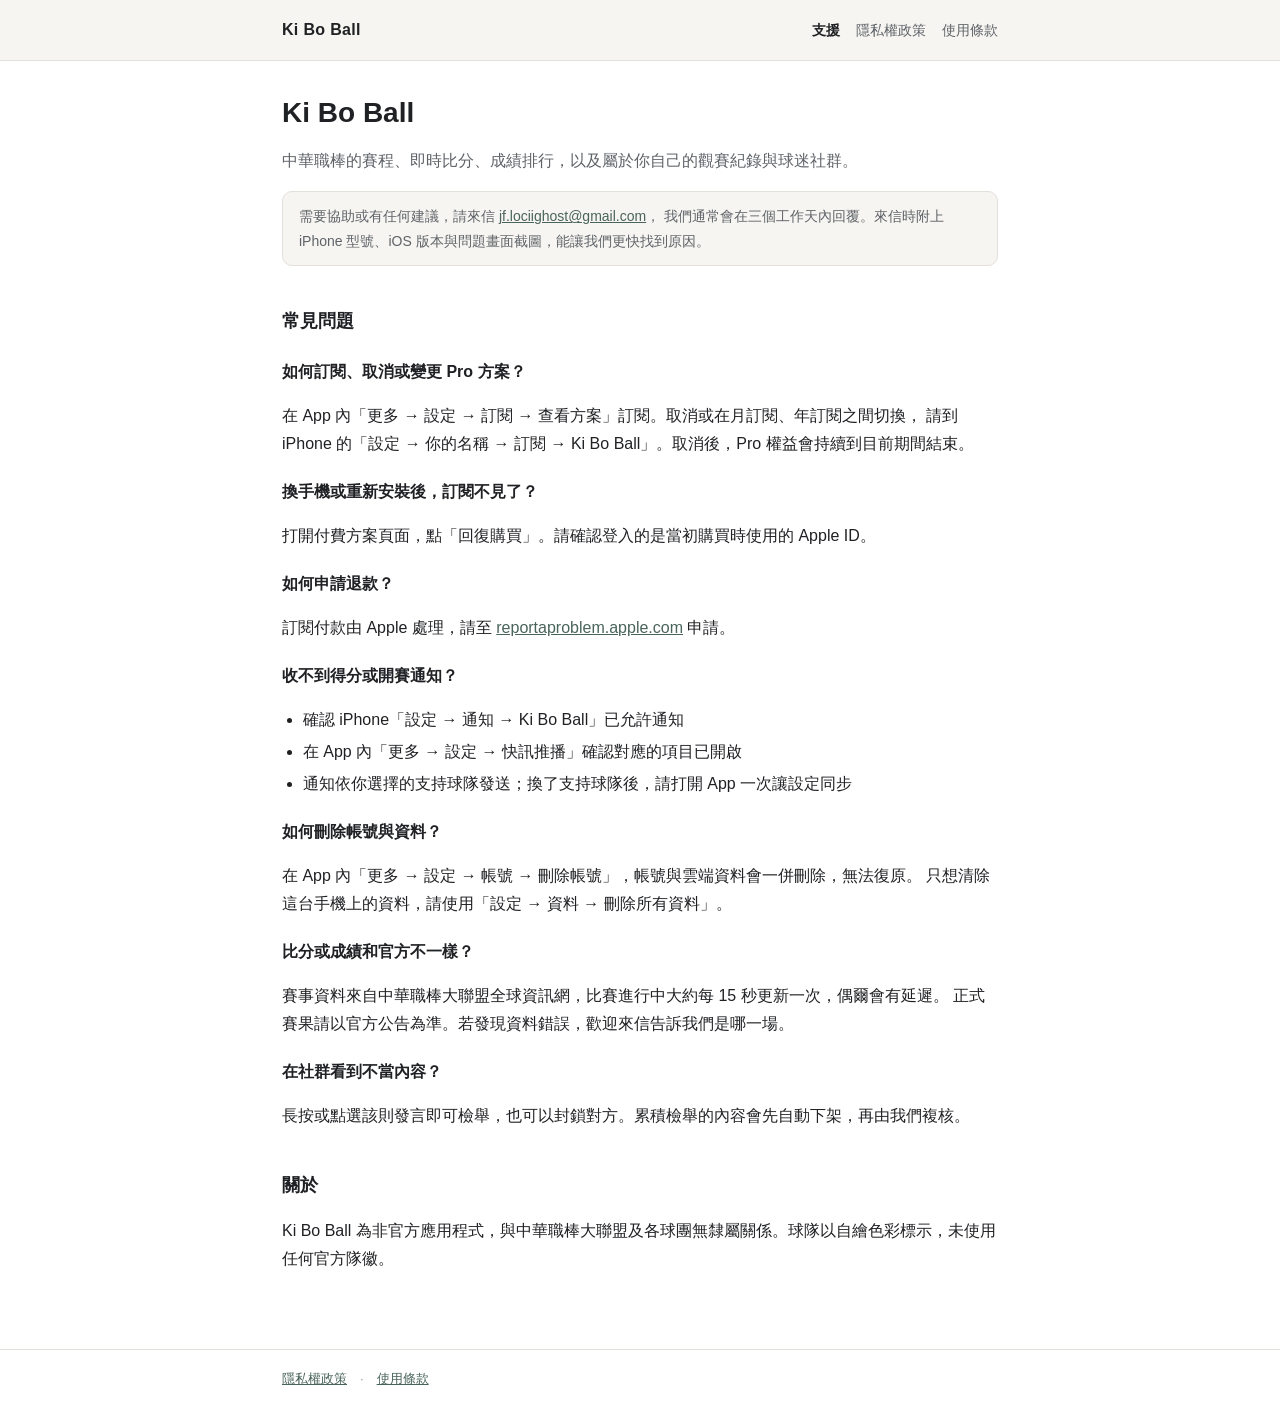
<file: index.html>
<!doctype html>
<html lang="zh-Hant">
<head>
<meta charset="utf-8">
<meta name="viewport" content="width=device-width, initial-scale=1">
<title>Ki Bo Ball｜中職賽事與觀賽紀錄</title>
<meta name="description" content="Ki Bo Ball 支援：常見問題、訂閱管理、帳號刪除與聯絡方式。">
<link rel="stylesheet" href="style.css">
</head>
<body>
<header><div class="inner">
  <a class="brand" href="./">Ki Bo Ball</a>
  <nav>
    <a href="./" aria-current="page">支援</a>
    <a href="privacy.html">隱私權政策</a>
    <a href="terms.html">使用條款</a>
  </nav>
</div></header>

<main>
<h1>Ki Bo Ball</h1>
<p class="lead">中華職棒的賽程、即時比分、成績排行，以及屬於你自己的觀賽紀錄與球迷社群。</p>

<div class="note">
  需要協助或有任何建議，請來信 <a href="mailto:jf.lociighost@gmail.com?subject=Ki%20Bo%20Ball">jf.lociighost@gmail.com</a>，
  我們通常會在三個工作天內回覆。來信時附上 iPhone 型號、iOS 版本與問題畫面截圖，能讓我們更快找到原因。
</div>

<h2>常見問題</h2>

<h3>如何訂閱、取消或變更 Pro 方案？</h3>
<p>在 App 內「更多 → 設定 → 訂閱 → 查看方案」訂閱。取消或在月訂閱、年訂閱之間切換，
請到 iPhone 的「設定 → 你的名稱 → 訂閱 → Ki Bo Ball」。取消後，Pro 權益會持續到目前期間結束。</p>

<h3>換手機或重新安裝後，訂閱不見了？</h3>
<p>打開付費方案頁面，點「回復購買」。請確認登入的是當初購買時使用的 Apple ID。</p>

<h3>如何申請退款？</h3>
<p>訂閱付款由 Apple 處理，請至 <a href="https://reportaproblem.apple.com" rel="noopener">reportaproblem.apple.com</a> 申請。</p>

<h3>收不到得分或開賽通知？</h3>
<ul>
  <li>確認 iPhone「設定 → 通知 → Ki Bo Ball」已允許通知</li>
  <li>在 App 內「更多 → 設定 → 快訊推播」確認對應的項目已開啟</li>
  <li>通知依你選擇的支持球隊發送；換了支持球隊後，請打開 App 一次讓設定同步</li>
</ul>

<h3>如何刪除帳號與資料？</h3>
<p>在 App 內「更多 → 設定 → 帳號 → 刪除帳號」，帳號與雲端資料會一併刪除，無法復原。
只想清除這台手機上的資料，請使用「設定 → 資料 → 刪除所有資料」。</p>

<h3>比分或成績和官方不一樣？</h3>
<p>賽事資料來自中華職棒大聯盟全球資訊網，比賽進行中大約每 15 秒更新一次，偶爾會有延遲。
正式賽果請以官方公告為準。若發現資料錯誤，歡迎來信告訴我們是哪一場。</p>

<h3>在社群看到不當內容？</h3>
<p>長按或點選該則發言即可檢舉，也可以封鎖對方。累積檢舉的內容會先自動下架，再由我們複核。</p>

<h2>關於</h2>
<p>Ki Bo Ball 為非官方應用程式，與中華職棒大聯盟及各球團無隸屬關係。球隊以自繪色彩標示，未使用任何官方隊徽。</p>
</main>

<footer><div class="inner">
  <a href="privacy.html">隱私權政策</a>　·　<a href="terms.html">使用條款</a>
</div></footer>
</body>
</html>
</file>
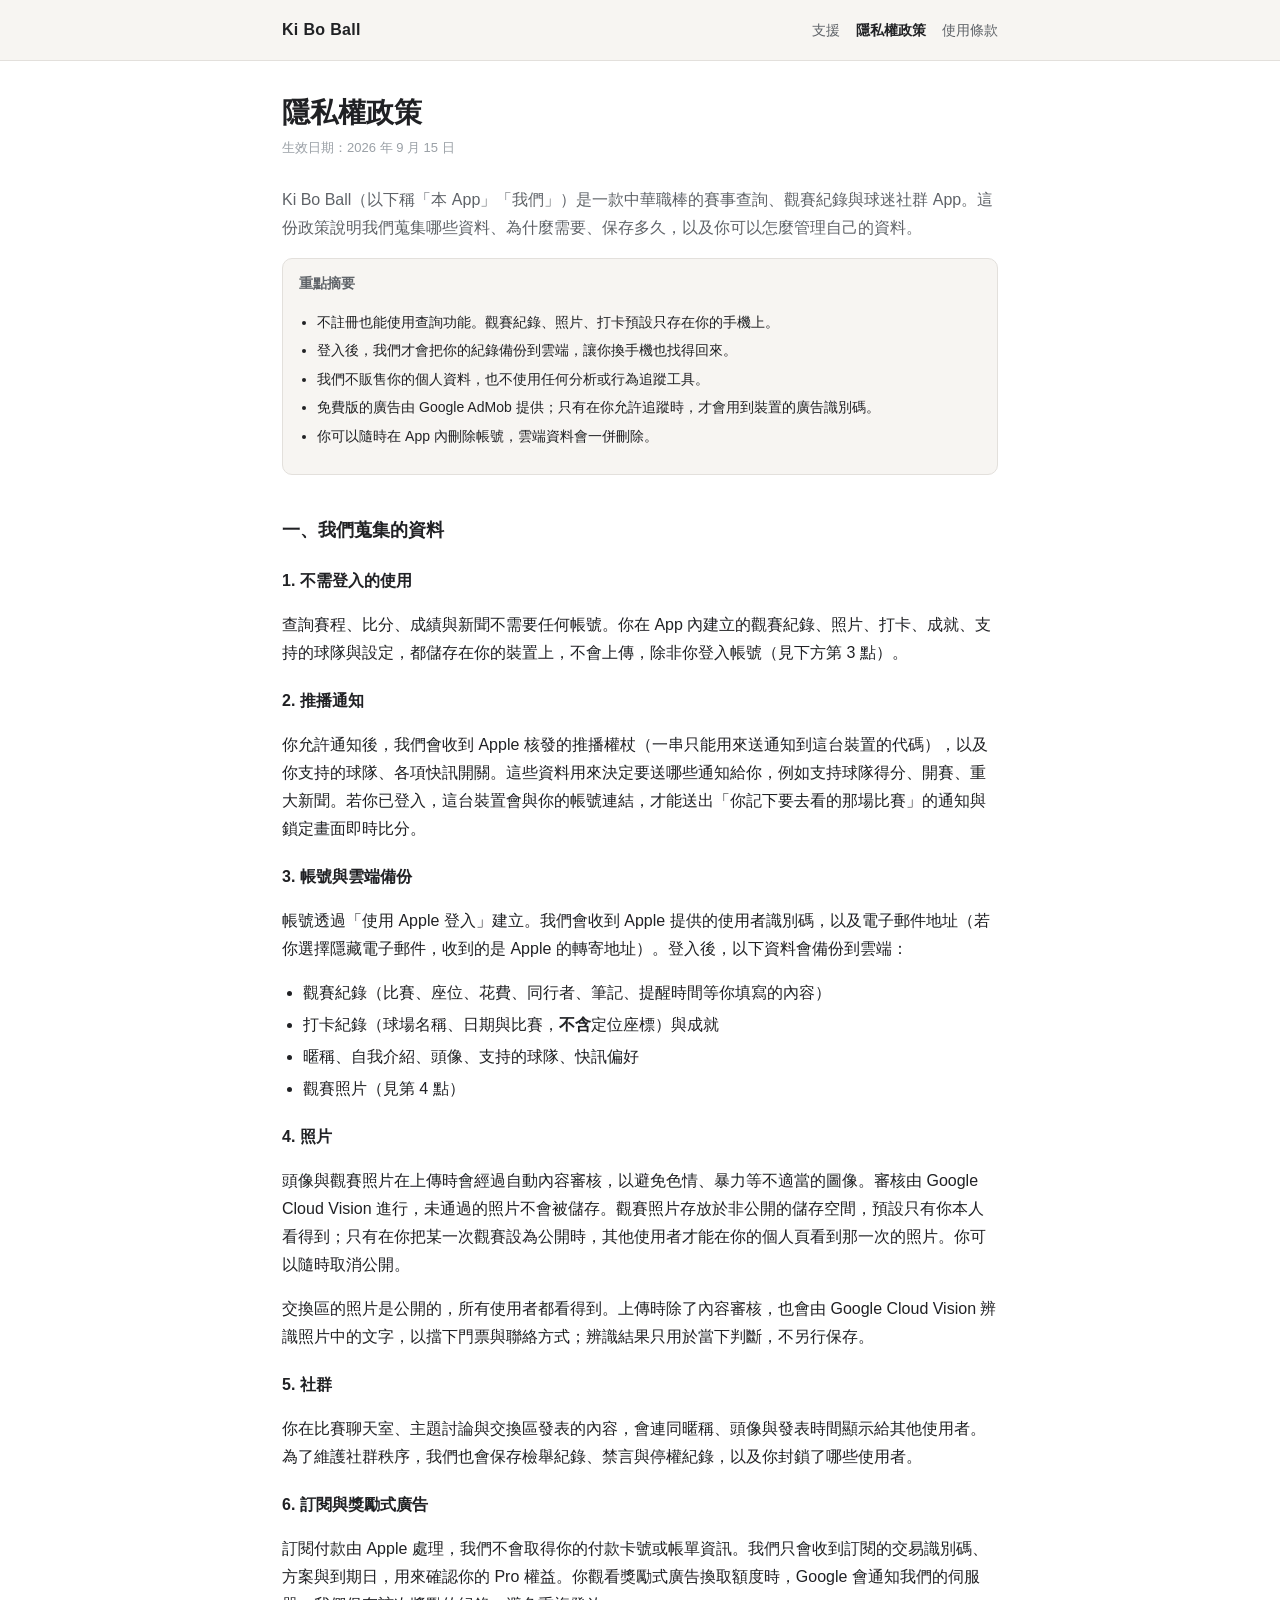
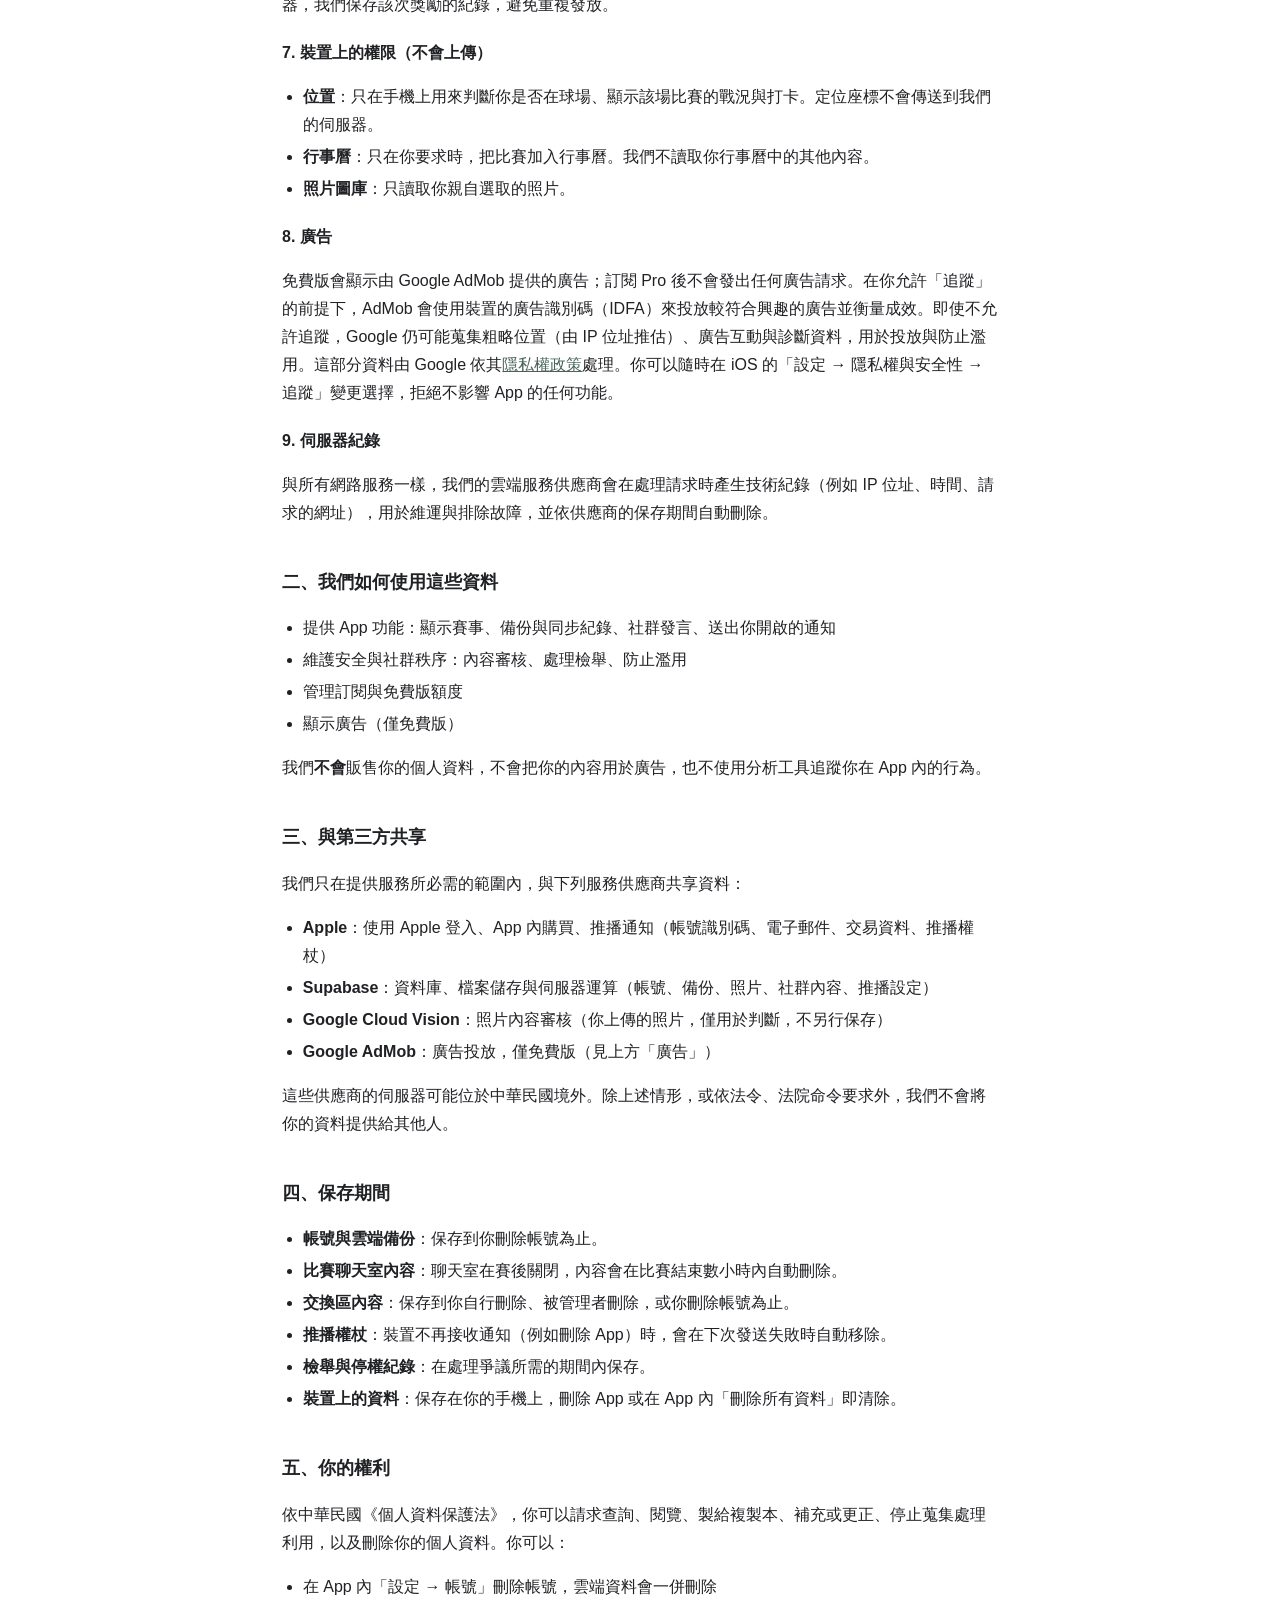
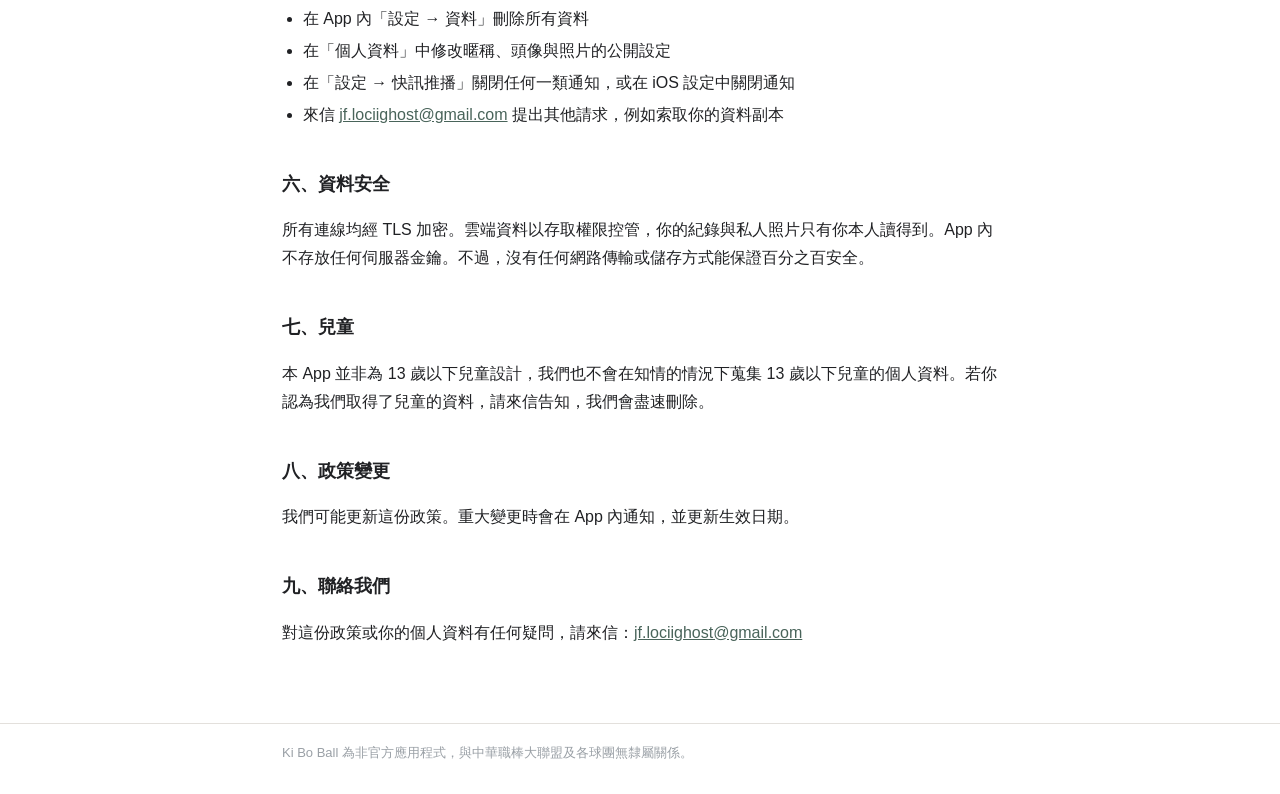
<file: privacy.html>
<!doctype html>
<html lang="zh-Hant">
<head>
<meta charset="utf-8">
<meta name="viewport" content="width=device-width, initial-scale=1">
<title>隱私權政策｜Ki Bo Ball</title>
<meta name="description" content="Ki Bo Ball 蒐集哪些資料、用在哪裡、保存多久，以及你可以怎麼管理。">
<link rel="stylesheet" href="style.css">
</head>
<body>
<header><div class="inner">
  <a class="brand" href="./">Ki Bo Ball</a>
  <nav>
    <a href="./">支援</a>
    <a href="privacy.html" aria-current="page">隱私權政策</a>
    <a href="terms.html">使用條款</a>
  </nav>
</div></header>

<main>
<h1>隱私權政策</h1>
<div class="meta">生效日期：2026 年 9 月 15 日</div>

<p class="lead">Ki Bo Ball（以下稱「本 App」「我們」）是一款中華職棒的賽事查詢、觀賽紀錄與球迷社群 App。這份政策說明我們蒐集哪些資料、為什麼需要、保存多久，以及你可以怎麼管理自己的資料。</p>

<div class="note">
  <strong>重點摘要</strong>
  <ul><li>不註冊也能使用查詢功能。觀賽紀錄、照片、打卡預設只存在你的手機上。</li><li>登入後，我們才會把你的紀錄備份到雲端，讓你換手機也找得回來。</li><li>我們不販售你的個人資料，也不使用任何分析或行為追蹤工具。</li><li>免費版的廣告由 Google AdMob 提供；只有在你允許追蹤時，才會用到裝置的廣告識別碼。</li><li>你可以隨時在 App 內刪除帳號，雲端資料會一併刪除。</li></ul>
</div>

<h2>一、我們蒐集的資料</h2>
<h3>1. 不需登入的使用</h3>
<p>查詢賽程、比分、成績與新聞不需要任何帳號。你在 App 內建立的觀賽紀錄、照片、打卡、成就、支持的球隊與設定，都儲存在你的裝置上，不會上傳，除非你登入帳號（見下方第 3 點）。</p>
<h3>2. 推播通知</h3>
<p>你允許通知後，我們會收到 Apple 核發的推播權杖（一串只能用來送通知到這台裝置的代碼），以及你支持的球隊、各項快訊開關。這些資料用來決定要送哪些通知給你，例如支持球隊得分、開賽、重大新聞。若你已登入，這台裝置會與你的帳號連結，才能送出「你記下要去看的那場比賽」的通知與鎖定畫面即時比分。</p>
<h3>3. 帳號與雲端備份</h3>
<p>帳號透過「使用 Apple 登入」建立。我們會收到 Apple 提供的使用者識別碼，以及電子郵件地址（若你選擇隱藏電子郵件，收到的是 Apple 的轉寄地址）。登入後，以下資料會備份到雲端：</p>
<ul><li>觀賽紀錄（比賽、座位、花費、同行者、筆記、提醒時間等你填寫的內容）</li><li>打卡紀錄（球場名稱、日期與比賽，<strong>不含</strong>定位座標）與成就</li><li>暱稱、自我介紹、頭像、支持的球隊、快訊偏好</li><li>觀賽照片（見第 4 點）</li></ul>
<h3>4. 照片</h3>
<p>頭像與觀賽照片在上傳時會經過自動內容審核，以避免色情、暴力等不適當的圖像。審核由 Google Cloud Vision 進行，未通過的照片不會被儲存。觀賽照片存放於非公開的儲存空間，預設只有你本人看得到；只有在你把某一次觀賽設為公開時，其他使用者才能在你的個人頁看到那一次的照片。你可以隨時取消公開。</p>
<p>交換區的照片是公開的，所有使用者都看得到。上傳時除了內容審核，也會由 Google Cloud Vision 辨識照片中的文字，以擋下門票與聯絡方式；辨識結果只用於當下判斷，不另行保存。</p>
<h3>5. 社群</h3>
<p>你在比賽聊天室、主題討論與交換區發表的內容，會連同暱稱、頭像與發表時間顯示給其他使用者。為了維護社群秩序，我們也會保存檢舉紀錄、禁言與停權紀錄，以及你封鎖了哪些使用者。</p>
<h3>6. 訂閱與獎勵式廣告</h3>
<p>訂閱付款由 Apple 處理，我們不會取得你的付款卡號或帳單資訊。我們只會收到訂閱的交易識別碼、方案與到期日，用來確認你的 Pro 權益。你觀看獎勵式廣告換取額度時，Google 會通知我們的伺服器，我們保存該次獎勵的紀錄，避免重複發放。</p>
<h3>7. 裝置上的權限（不會上傳）</h3>
<ul><li><strong>位置</strong>：只在手機上用來判斷你是否在球場、顯示該場比賽的戰況與打卡。定位座標不會傳送到我們的伺服器。</li><li><strong>行事曆</strong>：只在你要求時，把比賽加入行事曆。我們不讀取你行事曆中的其他內容。</li><li><strong>照片圖庫</strong>：只讀取你親自選取的照片。</li></ul>
<h3>8. 廣告</h3>
<p>免費版會顯示由 Google AdMob 提供的廣告；訂閱 Pro 後不會發出任何廣告請求。在你允許「追蹤」的前提下，AdMob 會使用裝置的廣告識別碼（IDFA）來投放較符合興趣的廣告並衡量成效。即使不允許追蹤，Google 仍可能蒐集粗略位置（由 IP 位址推估）、廣告互動與診斷資料，用於投放與防止濫用。這部分資料由 Google 依其<a href="https://policies.google.com/privacy?hl=zh-TW" rel="noopener">隱私權政策</a>處理。你可以隨時在 iOS 的「設定 → 隱私權與安全性 → 追蹤」變更選擇，拒絕不影響 App 的任何功能。</p>
<h3>9. 伺服器紀錄</h3>
<p>與所有網路服務一樣，我們的雲端服務供應商會在處理請求時產生技術紀錄（例如 IP 位址、時間、請求的網址），用於維運與排除故障，並依供應商的保存期間自動刪除。</p>

<h2>二、我們如何使用這些資料</h2>
<ul><li>提供 App 功能：顯示賽事、備份與同步紀錄、社群發言、送出你開啟的通知</li><li>維護安全與社群秩序：內容審核、處理檢舉、防止濫用</li><li>管理訂閱與免費版額度</li><li>顯示廣告（僅免費版）</li></ul>
<p>我們<strong>不會</strong>販售你的個人資料，不會把你的內容用於廣告，也不使用分析工具追蹤你在 App 內的行為。</p>

<h2>三、與第三方共享</h2>
<p>我們只在提供服務所必需的範圍內，與下列服務供應商共享資料：</p>
<ul><li><strong>Apple</strong>：使用 Apple 登入、App 內購買、推播通知（帳號識別碼、電子郵件、交易資料、推播權杖）</li><li><strong>Supabase</strong>：資料庫、檔案儲存與伺服器運算（帳號、備份、照片、社群內容、推播設定）</li><li><strong>Google Cloud Vision</strong>：照片內容審核（你上傳的照片，僅用於判斷，不另行保存）</li><li><strong>Google AdMob</strong>：廣告投放，僅免費版（見上方「廣告」）</li></ul>
<p>這些供應商的伺服器可能位於中華民國境外。除上述情形，或依法令、法院命令要求外，我們不會將你的資料提供給其他人。</p>

<h2>四、保存期間</h2>
<ul><li><strong>帳號與雲端備份</strong>：保存到你刪除帳號為止。</li><li><strong>比賽聊天室內容</strong>：聊天室在賽後關閉，內容會在比賽結束數小時內自動刪除。</li><li><strong>交換區內容</strong>：保存到你自行刪除、被管理者刪除，或你刪除帳號為止。</li><li><strong>推播權杖</strong>：裝置不再接收通知（例如刪除 App）時，會在下次發送失敗時自動移除。</li><li><strong>檢舉與停權紀錄</strong>：在處理爭議所需的期間內保存。</li><li><strong>裝置上的資料</strong>：保存在你的手機上，刪除 App 或在 App 內「刪除所有資料」即清除。</li></ul>

<h2>五、你的權利</h2>
<p>依中華民國《個人資料保護法》，你可以請求查詢、閱覽、製給複製本、補充或更正、停止蒐集處理利用，以及刪除你的個人資料。你可以：</p>
<ul><li>在 App 內「設定 → 帳號」刪除帳號，雲端資料會一併刪除</li><li>在 App 內「設定 → 資料」刪除所有資料</li><li>在「個人資料」中修改暱稱、頭像與照片的公開設定</li><li>在「設定 → 快訊推播」關閉任何一類通知，或在 iOS 設定中關閉通知</li><li>來信 <a href="mailto:jf.lociighost@gmail.com">jf.lociighost@gmail.com</a> 提出其他請求，例如索取你的資料副本</li></ul>

<h2>六、資料安全</h2>
<p>所有連線均經 TLS 加密。雲端資料以存取權限控管，你的紀錄與私人照片只有你本人讀得到。App 內不存放任何伺服器金鑰。不過，沒有任何網路傳輸或儲存方式能保證百分之百安全。</p>

<h2>七、兒童</h2>
<p>本 App 並非為 13 歲以下兒童設計，我們也不會在知情的情況下蒐集 13 歲以下兒童的個人資料。若你認為我們取得了兒童的資料，請來信告知，我們會盡速刪除。</p>

<h2>八、政策變更</h2>
<p>我們可能更新這份政策。重大變更時會在 App 內通知，並更新生效日期。</p>

<h2>九、聯絡我們</h2>
<p>對這份政策或你的個人資料有任何疑問，請來信：<a href="mailto:jf.lociighost@gmail.com">jf.lociighost@gmail.com</a></p>
</main>

<footer><div class="inner">
  Ki Bo Ball 為非官方應用程式，與中華職棒大聯盟及各球團無隸屬關係。
</div></footer>
</body>
</html>
</file>
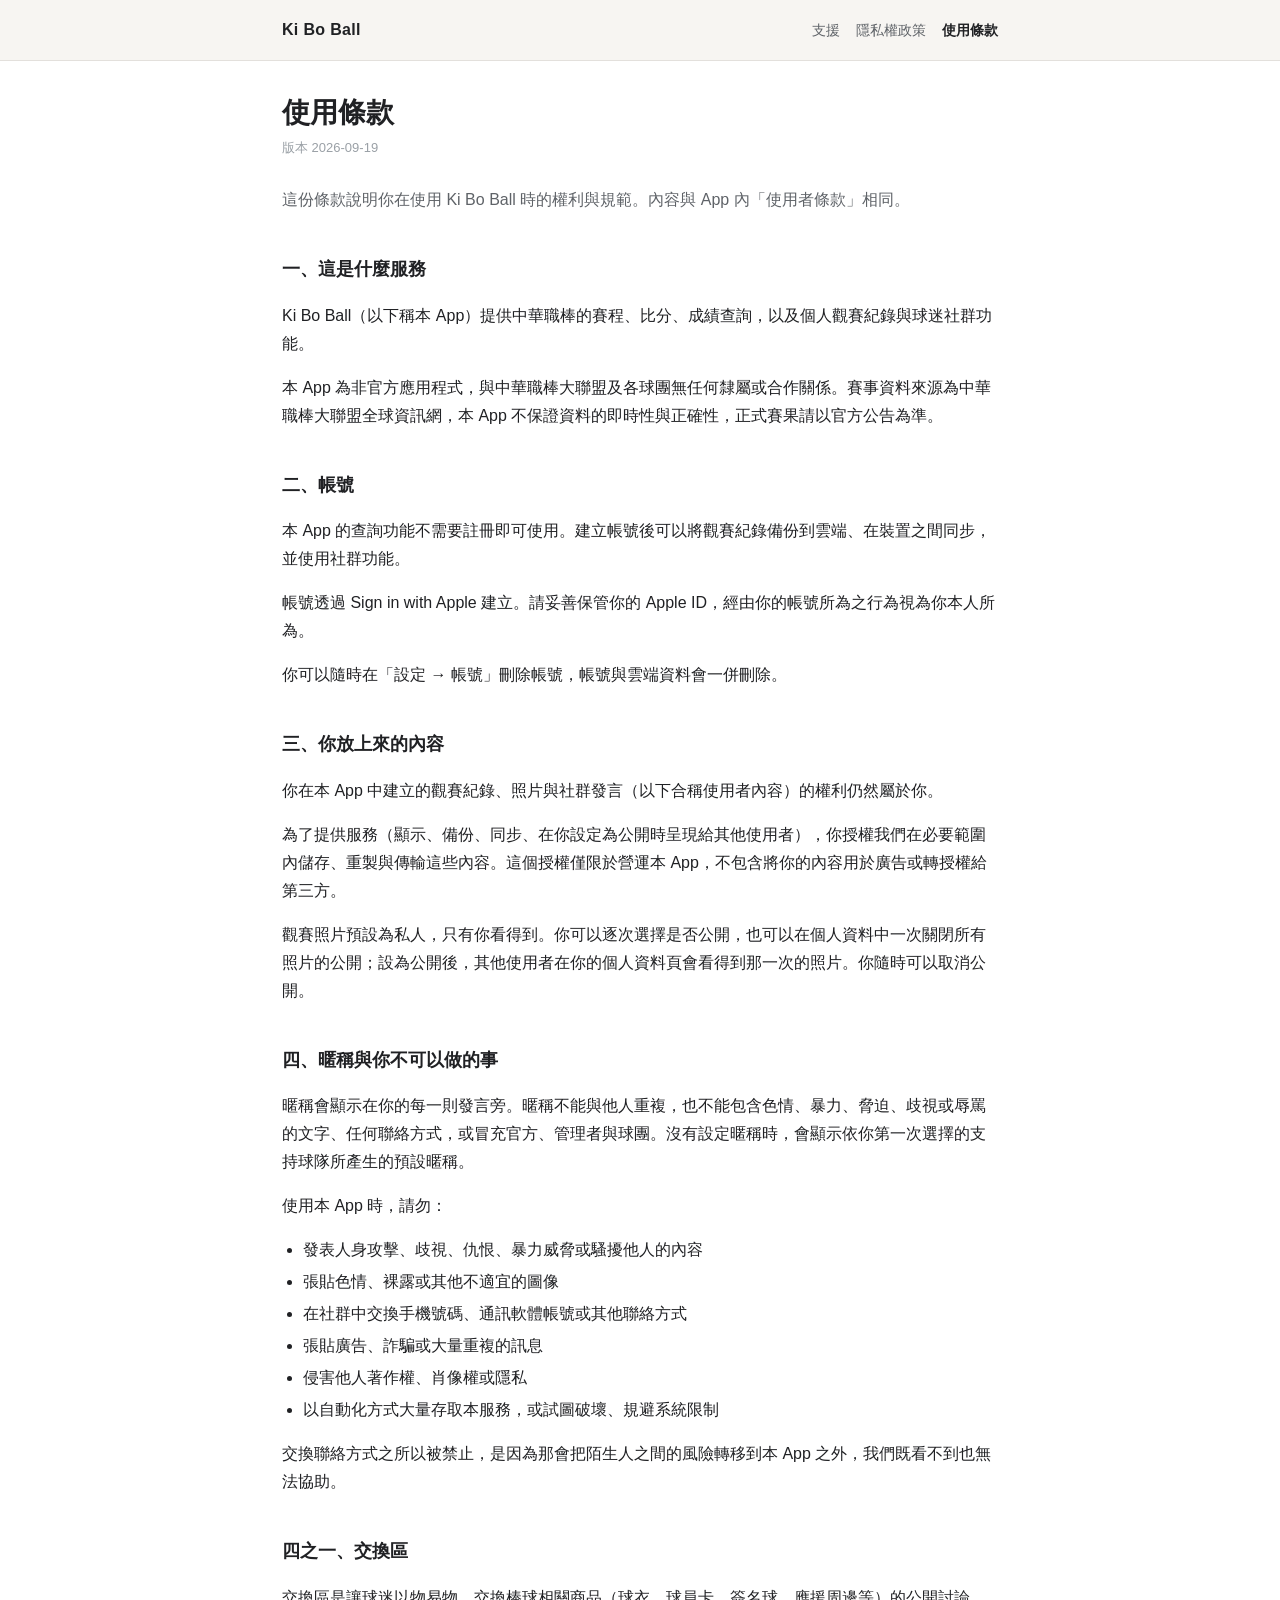
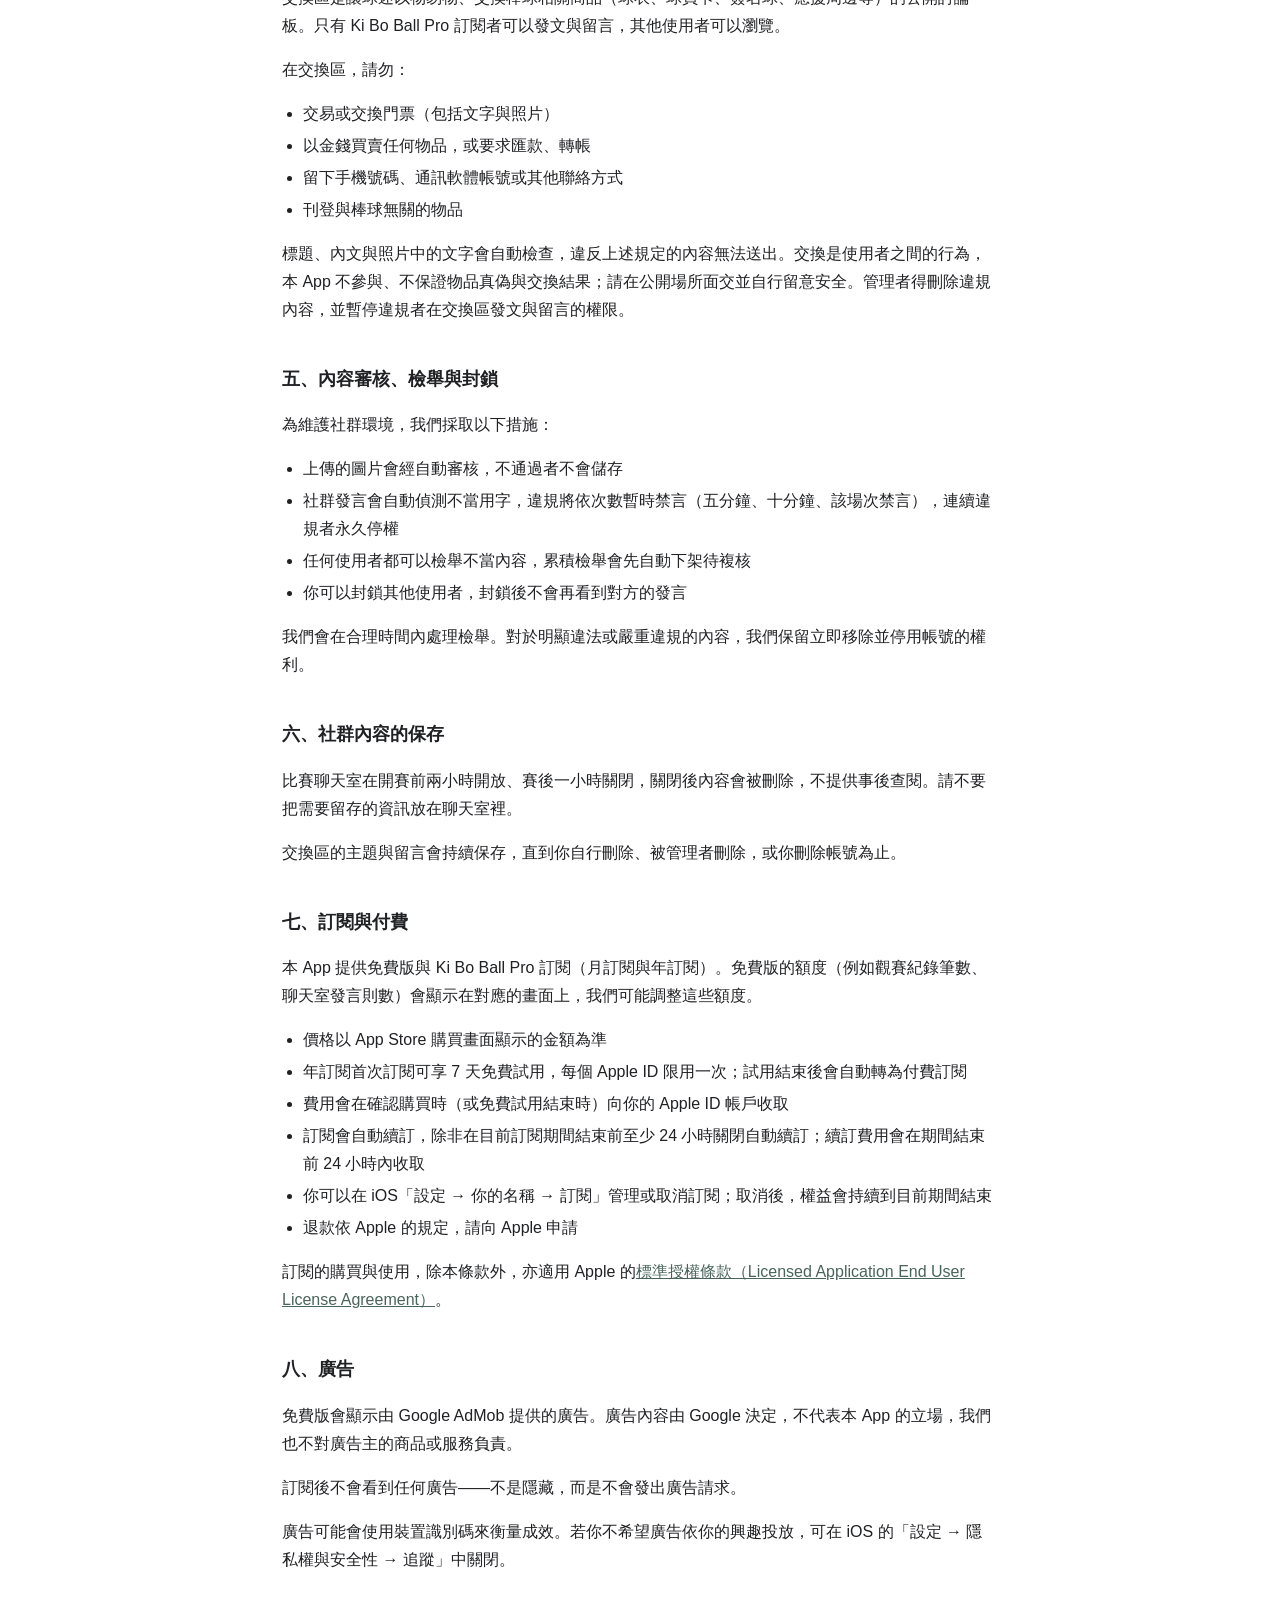
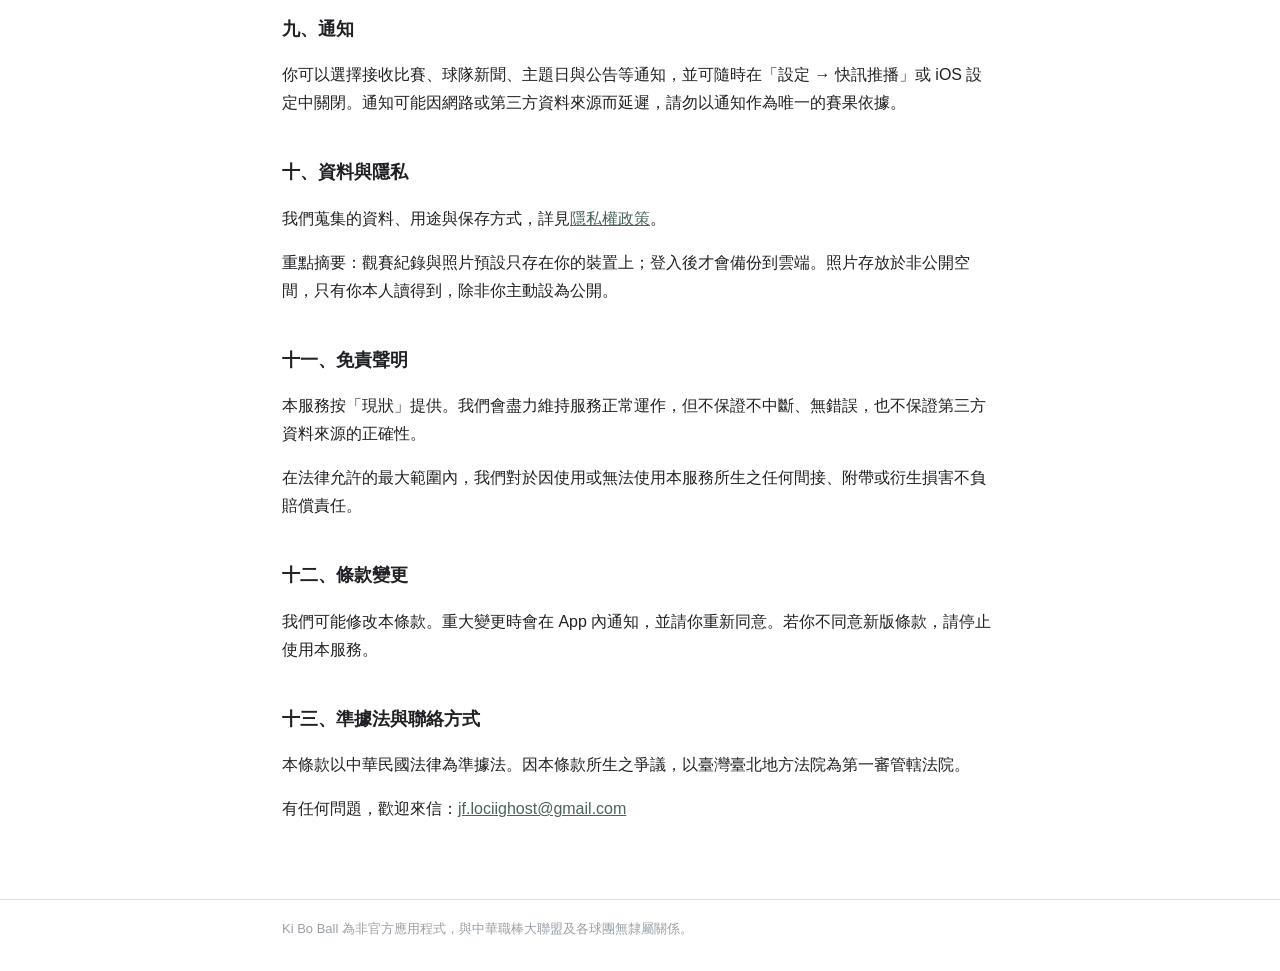
<file: terms.html>
<!doctype html>
<html lang="zh-Hant">
<head>
<meta charset="utf-8">
<meta name="viewport" content="width=device-width, initial-scale=1">
<title>使用條款｜Ki Bo Ball</title>
<meta name="description" content="使用 Ki Bo Ball 的權利與規範，包含訂閱、社群與內容審核。">
<link rel="stylesheet" href="style.css">
</head>
<body>
<header><div class="inner">
  <a class="brand" href="./">Ki Bo Ball</a>
  <nav>
    <a href="./">支援</a>
    <a href="privacy.html">隱私權政策</a>
    <a href="terms.html" aria-current="page">使用條款</a>
  </nav>
</div></header>

<main>
<h1>使用條款</h1>
<div class="meta">版本 2026-09-19</div>
<p class="lead">這份條款說明你在使用 Ki Bo Ball 時的權利與規範。內容與 App 內「使用者條款」相同。</p>
<h2>一、這是什麼服務</h2>
<p>Ki Bo Ball（以下稱本 App）提供中華職棒的賽程、比分、成績查詢，以及個人觀賽紀錄與球迷社群功能。</p>
<p>本 App 為非官方應用程式，與中華職棒大聯盟及各球團無任何隸屬或合作關係。賽事資料來源為中華職棒大聯盟全球資訊網，本 App 不保證資料的即時性與正確性，正式賽果請以官方公告為準。</p>
<h2>二、帳號</h2>
<p>本 App 的查詢功能不需要註冊即可使用。建立帳號後可以將觀賽紀錄備份到雲端、在裝置之間同步，並使用社群功能。</p>
<p>帳號透過 Sign in with Apple 建立。請妥善保管你的 Apple ID，經由你的帳號所為之行為視為你本人所為。</p>
<p>你可以隨時在「設定 → 帳號」刪除帳號，帳號與雲端資料會一併刪除。</p>
<h2>三、你放上來的內容</h2>
<p>你在本 App 中建立的觀賽紀錄、照片與社群發言（以下合稱使用者內容）的權利仍然屬於你。</p>
<p>為了提供服務（顯示、備份、同步、在你設定為公開時呈現給其他使用者），你授權我們在必要範圍內儲存、重製與傳輸這些內容。這個授權僅限於營運本 App，不包含將你的內容用於廣告或轉授權給第三方。</p>
<p>觀賽照片預設為私人，只有你看得到。你可以逐次選擇是否公開，也可以在個人資料中一次關閉所有照片的公開；設為公開後，其他使用者在你的個人資料頁會看得到那一次的照片。你隨時可以取消公開。</p>
<h2>四、暱稱與你不可以做的事</h2>
<p>暱稱會顯示在你的每一則發言旁。暱稱不能與他人重複，也不能包含色情、暴力、脅迫、歧視或辱罵的文字、任何聯絡方式，或冒充官方、管理者與球團。沒有設定暱稱時，會顯示依你第一次選擇的支持球隊所產生的預設暱稱。</p>
<p>使用本 App 時，請勿：</p>
<ul><li>發表人身攻擊、歧視、仇恨、暴力威脅或騷擾他人的內容</li><li>張貼色情、裸露或其他不適宜的圖像</li><li>在社群中交換手機號碼、通訊軟體帳號或其他聯絡方式</li><li>張貼廣告、詐騙或大量重複的訊息</li><li>侵害他人著作權、肖像權或隱私</li><li>以自動化方式大量存取本服務，或試圖破壞、規避系統限制</li></ul>
<p>交換聯絡方式之所以被禁止，是因為那會把陌生人之間的風險轉移到本 App 之外，我們既看不到也無法協助。</p>
<h2>四之一、交換區</h2>
<p>交換區是讓球迷以物易物、交換棒球相關商品（球衣、球員卡、簽名球、應援周邊等）的公開討論板。只有 Ki Bo Ball Pro 訂閱者可以發文與留言，其他使用者可以瀏覽。</p>
<p>在交換區，請勿：</p>
<ul><li>交易或交換門票（包括文字與照片）</li><li>以金錢買賣任何物品，或要求匯款、轉帳</li><li>留下手機號碼、通訊軟體帳號或其他聯絡方式</li><li>刊登與棒球無關的物品</li></ul>
<p>標題、內文與照片中的文字會自動檢查，違反上述規定的內容無法送出。交換是使用者之間的行為，本 App 不參與、不保證物品真偽與交換結果；請在公開場所面交並自行留意安全。管理者得刪除違規內容，並暫停違規者在交換區發文與留言的權限。</p>
<h2>五、內容審核、檢舉與封鎖</h2>
<p>為維護社群環境，我們採取以下措施：</p>
<ul><li>上傳的圖片會經自動審核，不通過者不會儲存</li><li>社群發言會自動偵測不當用字，違規將依次數暫時禁言（五分鐘、十分鐘、該場次禁言），連續違規者永久停權</li><li>任何使用者都可以檢舉不當內容，累積檢舉會先自動下架待複核</li><li>你可以封鎖其他使用者，封鎖後不會再看到對方的發言</li></ul>
<p>我們會在合理時間內處理檢舉。對於明顯違法或嚴重違規的內容，我們保留立即移除並停用帳號的權利。</p>
<h2>六、社群內容的保存</h2>
<p>比賽聊天室在開賽前兩小時開放、賽後一小時關閉，關閉後內容會被刪除，不提供事後查閱。請不要把需要留存的資訊放在聊天室裡。</p>
<p>交換區的主題與留言會持續保存，直到你自行刪除、被管理者刪除，或你刪除帳號為止。</p>
<h2>七、訂閱與付費</h2>
<p>本 App 提供免費版與 Ki Bo Ball Pro 訂閱（月訂閱與年訂閱）。免費版的額度（例如觀賽紀錄筆數、聊天室發言則數）會顯示在對應的畫面上，我們可能調整這些額度。</p>
<ul><li>價格以 App Store 購買畫面顯示的金額為準</li><li>年訂閱首次訂閱可享 7 天免費試用，每個 Apple ID 限用一次；試用結束後會自動轉為付費訂閱</li><li>費用會在確認購買時（或免費試用結束時）向你的 Apple ID 帳戶收取</li><li>訂閱會自動續訂，除非在目前訂閱期間結束前至少 24 小時關閉自動續訂；續訂費用會在期間結束前 24 小時內收取</li><li>你可以在 iOS「設定 → 你的名稱 → 訂閱」管理或取消訂閱；取消後，權益會持續到目前期間結束</li><li>退款依 Apple 的規定，請向 Apple 申請</li></ul>
<p>訂閱的購買與使用，除本條款外，亦適用 Apple 的<a href="https://www.apple.com/legal/internet-services/itunes/dev/stdeula/" rel="noopener">標準授權條款（Licensed Application End User License Agreement）</a>。</p>
<h2>八、廣告</h2>
<p>免費版會顯示由 Google AdMob 提供的廣告。廣告內容由 Google 決定，不代表本 App 的立場，我們也不對廣告主的商品或服務負責。</p>
<p>訂閱後不會看到任何廣告——不是隱藏，而是不會發出廣告請求。</p>
<p>廣告可能會使用裝置識別碼來衡量成效。若你不希望廣告依你的興趣投放，可在 iOS 的「設定 → 隱私權與安全性 → 追蹤」中關閉。</p>
<h2>九、通知</h2>
<p>你可以選擇接收比賽、球隊新聞、主題日與公告等通知，並可隨時在「設定 → 快訊推播」或 iOS 設定中關閉。通知可能因網路或第三方資料來源而延遲，請勿以通知作為唯一的賽果依據。</p>
<h2>十、資料與隱私</h2>
<p>我們蒐集的資料、用途與保存方式，詳見<a href="privacy.html">隱私權政策</a>。</p>
<p>重點摘要：觀賽紀錄與照片預設只存在你的裝置上；登入後才會備份到雲端。照片存放於非公開空間，只有你本人讀得到，除非你主動設為公開。</p>
<h2>十一、免責聲明</h2>
<p>本服務按「現狀」提供。我們會盡力維持服務正常運作，但不保證不中斷、無錯誤，也不保證第三方資料來源的正確性。</p>
<p>在法律允許的最大範圍內，我們對於因使用或無法使用本服務所生之任何間接、附帶或衍生損害不負賠償責任。</p>
<h2>十二、條款變更</h2>
<p>我們可能修改本條款。重大變更時會在 App 內通知，並請你重新同意。若你不同意新版條款，請停止使用本服務。</p>
<h2>十三、準據法與聯絡方式</h2>
<p>本條款以中華民國法律為準據法。因本條款所生之爭議，以臺灣臺北地方法院為第一審管轄法院。</p>
<p>有任何問題，歡迎來信：<a href="mailto:jf.lociighost@gmail.com">jf.lociighost@gmail.com</a></p>
</main>

<footer><div class="inner">
  Ki Bo Ball 為非官方應用程式，與中華職棒大聯盟及各球團無隸屬關係。
</div></footer>
</body>
</html>
</file>
<file: style.css>
:root {
  --ink: #202124; --muted: #5f6368; --faint: #9aa0a6;
  --paper: #ffffff; --soft: #f7f5f2; --line: #e3e0dc; --accent: #49645a;
}
@media (prefers-color-scheme: dark) {
  :root { --ink: #ecebe9; --muted: #b3b0ab; --faint: #7d7a76;
          --paper: #17181a; --soft: #202124; --line: #33353a; --accent: #8fb3a4; }
}
* { box-sizing: border-box; }
html { -webkit-text-size-adjust: 100%; }
body { margin: 0; background: var(--paper); color: var(--ink);
       font: 16px/1.75 "Avenir Next", -apple-system, "PingFang TC", "Noto Sans TC", sans-serif; }
header { border-bottom: 1px solid var(--line); background: var(--soft); }
header .inner, main, footer .inner { max-width: 760px; margin: 0 auto; padding: 0 22px; }
header .inner { display: flex; align-items: center; flex-wrap: wrap; gap: 6px 18px;
                min-height: 60px; padding-top: 10px; padding-bottom: 10px; }
header .brand { font-weight: 700; letter-spacing: .02em; color: var(--ink); text-decoration: none; white-space: nowrap; }
header nav { margin-left: auto; display: flex; flex-wrap: wrap; gap: 4px 16px; font-size: 14px; }
header nav a { color: var(--muted); text-decoration: none; white-space: nowrap; }
@media (max-width: 420px) {
  header nav { margin-left: 0; width: 100%; }
  h1 { font-size: 24px; }
}
header nav a[aria-current="page"] { color: var(--ink); font-weight: 600; }
main { padding-top: 34px; padding-bottom: 60px; }
h1 { font-size: 28px; line-height: 1.3; margin: 0 0 6px; }
.meta { color: var(--faint); font-size: 13px; margin-bottom: 26px; }
h2 { font-size: 18px; margin: 36px 0 8px; padding-top: 4px; }
h3 { font-size: 16px; margin: 20px 0 4px; }
p, li { color: var(--ink); }
.lead { color: var(--muted); }
ul { padding-left: 1.3em; }
li { margin: 4px 0; }
a { color: var(--accent); }
table { width: 100%; border-collapse: collapse; font-size: 14px; margin: 10px 0; }
th, td { text-align: left; vertical-align: top; padding: 9px 10px; border-bottom: 1px solid var(--line); }
th { color: var(--muted); font-weight: 600; font-size: 13px; }
.table-wrap { overflow-x: auto; }
.note { background: var(--soft); border: 1px solid var(--line); border-radius: 10px; padding: 12px 16px; font-size: 14px; color: var(--muted); }
footer { border-top: 1px solid var(--line); color: var(--faint); font-size: 13px; }
footer .inner { padding-top: 18px; padding-bottom: 30px; }
</file>
